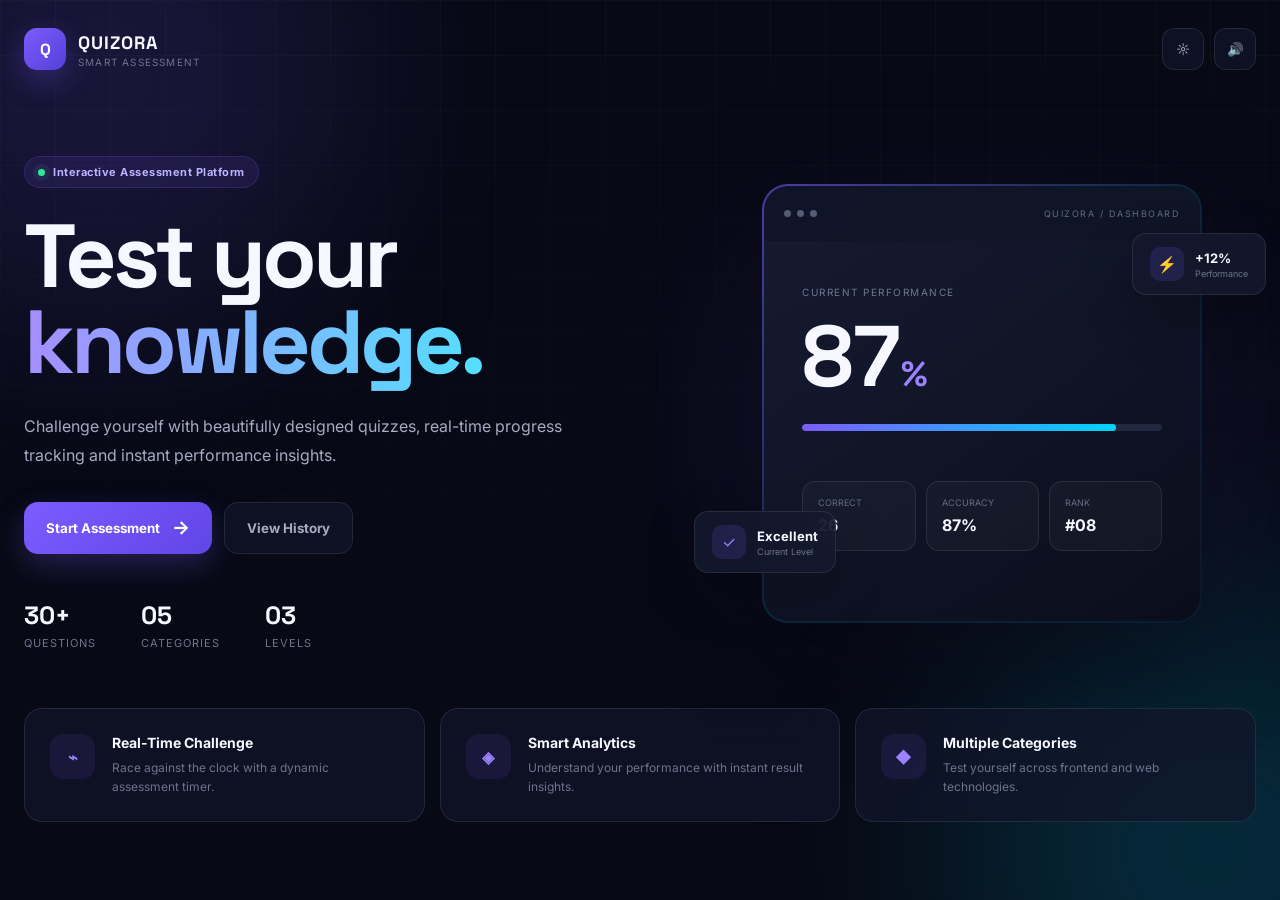
<file: .vscode/online quiz system/index.html>
<!DOCTYPE html>
<html lang="en">
<head>
    <meta charset="UTF-8">
    <meta name="viewport" content="width=device-width, initial-scale=1.0">

    <title>QUIZORA — Smart Assessment Platform</title>

    <meta
        name="description"
        content="QUIZORA is a modern interactive online quiz and assessment platform."
    >

    <link rel="preconnect" href="https://fonts.googleapis.com">
    <link rel="preconnect" href="https://fonts.gstatic.com" crossorigin>

    <link
        href="https://fonts.googleapis.com/css2?family=Inter:wght@400;500;600;700;800&family=Space+Grotesk:wght@500;600;700&display=swap"
        rel="stylesheet"
    >

    <style>
         /* =========================================================
   QUIZORA
   Premium Assessment UI
========================================================= */

:root {

    --primary: #7c5cff;
    --primary-light: #9b82ff;
    --secondary: #00d4ff;

    --bg: #070914;
    --bg-soft: #0c1020;

    --card: rgba(17, 22, 42, 0.72);
    --card-solid: #11162a;

    --border: rgba(255, 255, 255, 0.09);
    --border-hover: rgba(124, 92, 255, 0.55);

    --text: #f7f8ff;
    --text-soft: #a6abc1;
    --text-muted: #6e748c;

    --success: #31e69a;
    --danger: #ff5c7a;
    --warning: #ffc857;

    --shadow:
        0 30px 80px rgba(0, 0, 0, 0.35);

    --radius: 22px;

    --transition:
        0.25s cubic-bezier(0.4, 0, 0.2, 1);
}


/* =========================================================
   LIGHT THEME
========================================================= */

body.light {

    --bg: #f4f6fc;
    --bg-soft: #ffffff;

    --card: rgba(255, 255, 255, 0.8);
    --card-solid: #ffffff;

    --border: rgba(20, 25, 50, 0.09);

    --text: #111426;
    --text-soft: #5d6478;
    --text-muted: #8b91a4;

    --shadow:
        0 25px 70px rgba(25, 35, 70, 0.1);
}


/* =========================================================
   RESET
========================================================= */

* {
    margin: 0;
    padding: 0;
    box-sizing: border-box;
}


html {
    scroll-behavior: smooth;
}


body {

    min-height: 100vh;

    font-family:
        "Inter",
        sans-serif;

    background: var(--bg);

    color: var(--text);

    overflow-x: hidden;

    transition:
        background 0.35s ease,
        color 0.35s ease;
}


button,
input {
    font-family: inherit;
}


button {
    border: none;
    cursor: pointer;
}


button:focus-visible,
input:focus-visible {
    outline: 2px solid var(--primary);
    outline-offset: 3px;
}


/* =========================================================
   BACKGROUND
========================================================= */

.background {
    position: fixed;
    inset: 0;
    z-index: -5;
    overflow: hidden;
    pointer-events: none;
}


.glow {
    position: absolute;

    width: 500px;
    height: 500px;

    border-radius: 50%;

    filter: blur(120px);

    opacity: 0.17;

    animation:
        floatGlow 12s ease-in-out infinite alternate;
}


.glow-one {

    background: var(--primary);

    top: -180px;
    left: -150px;
}


.glow-two {

    background: var(--secondary);

    right: -180px;
    bottom: -200px;

    animation-delay: -5s;
}


.grid-background {

    position: absolute;
    inset: 0;

    background-image:
        linear-gradient(
            rgba(255,255,255,0.025) 1px,
            transparent 1px
        ),
        linear-gradient(
            90deg,
            rgba(255,255,255,0.025) 1px,
            transparent 1px
        );

    background-size: 55px 55px;

    mask-image:
        linear-gradient(
            to bottom,
            black,
            transparent 80%
        );
}


@keyframes floatGlow {

    from {
        transform: translate3d(0, 0, 0) scale(1);
    }

    to {
        transform: translate3d(60px, 40px, 0) scale(1.15);
    }
}


/* =========================================================
   HEADER
========================================================= */

.top-header {

    width: min(1400px, calc(100% - 48px));

    margin: 0 auto;

    padding: 28px 0;

    display: flex;

    justify-content: space-between;

    align-items: center;
}


.brand {

    display: flex;

    align-items: center;

    gap: 12px;
}


.brand-mark {

    width: 42px;
    height: 42px;

    border-radius: 13px;

    display: grid;
    place-items: center;

    font-family: "Space Grotesk";

    font-weight: 700;

    color: white;

    background:
        linear-gradient(
            135deg,
            var(--primary),
            #5540d7
        );

    box-shadow:
        0 10px 30px rgba(124, 92, 255, 0.3);
}


.brand h2 {

    font-family:
        "Space Grotesk",
        sans-serif;

    font-size: 18px;

    letter-spacing: 1px;
}


.brand span {

    display: block;

    font-size: 10px;

    color: var(--text-muted);

    text-transform: uppercase;

    letter-spacing: 1.2px;

    margin-top: 2px;
}


.header-actions {

    display: flex;

    gap: 10px;
}


.icon-button {

    width: 42px;
    height: 42px;

    border-radius: 12px;

    color: var(--text-soft);

    background: var(--card);

    border: 1px solid var(--border);

    backdrop-filter: blur(20px);

    transition: var(--transition);
}


.icon-button:hover {

    color: white;

    border-color: var(--border-hover);

    transform: translateY(-2px);
}


/* =========================================================
   APP
========================================================= */

.app {

    width: min(1400px, calc(100% - 48px));

    margin: 0 auto 80px;
}


.screen {
    display: none;

    animation:
        screenIn 0.55s ease both;
}


.screen.active {
    display: block;
}


@keyframes screenIn {

    from {
        opacity: 0;
        transform: translateY(15px);
    }

    to {
        opacity: 1;
        transform: translateY(0);
    }
}


/* =========================================================
   BUTTONS
========================================================= */

.primary-button,
.secondary-button {

    min-height: 52px;

    padding: 0 22px;

    border-radius: 14px;

    display: inline-flex;

    justify-content: center;

    align-items: center;

    gap: 12px;

    font-weight: 700;

    transition: var(--transition);
}


.primary-button {

    color: white;

    background:
        linear-gradient(
            135deg,
            var(--primary),
            #6045e7
        );

    box-shadow:
        0 12px 30px rgba(124, 92, 255, 0.25);
}


.primary-button:hover {

    transform: translateY(-3px);

    box-shadow:
        0 18px 40px rgba(124, 92, 255, 0.4);
}


.primary-button span {

    font-size: 19px;

    transition: transform 0.2s ease;
}


.primary-button:hover span {
    transform: translateX(4px);
}


.secondary-button {

    color: var(--text-soft);

    background: var(--card);

    border: 1px solid var(--border);

    backdrop-filter: blur(20px);
}


.secondary-button:hover {

    color: var(--text);

    border-color: var(--border-hover);

    transform: translateY(-2px);
}


.text-button {

    background: transparent;

    color: var(--text-muted);

    font-weight: 600;

    padding: 10px;

    transition: var(--transition);
}


.text-button:hover {
    color: var(--text);
}


.full {
    width: 100%;
}


/* =========================================================
   HERO
========================================================= */

.hero-layout {

    min-height: 610px;

    display: grid;

    grid-template-columns:
        1.05fr
        0.95fr;

    align-items: center;

    gap: 80px;
}


.status-badge {

    width: fit-content;

    padding: 8px 13px;

    display: flex;

    align-items: center;

    gap: 8px;

    color: #bcb4ff;

    background:
        rgba(124, 92, 255, 0.1);

    border: 1px solid
        rgba(124, 92, 255, 0.2);

    border-radius: 50px;

    font-size: 11px;

    font-weight: 700;

    letter-spacing: 0.5px;
}


.pulse-dot {

    width: 7px;
    height: 7px;

    border-radius: 50%;

    background: var(--success);

    box-shadow:
        0 0 0 5px rgba(49, 230, 154, 0.08);
}


.hero-content h1 {

    max-width: 700px;

    margin-top: 25px;

    font-family:
        "Space Grotesk",
        sans-serif;

    font-size:
        clamp(55px, 7vw, 92px);

    line-height: 0.96;

    letter-spacing: -4px;
}


.hero-content h1 span,
.section-heading h2 span,
.result-top h1 span {

    background:
        linear-gradient(
            90deg,
            #a58eff,
            #55dfff
        );

    -webkit-background-clip: text;

    background-clip: text;

    color: transparent;
}


.hero-description {

    max-width: 600px;

    margin-top: 27px;

    color: var(--text-soft);

    font-size: 16px;

    line-height: 1.8;
}


.hero-buttons {

    display: flex;

    gap: 12px;

    margin-top: 32px;
}


.hero-stats {

    display: flex;

    gap: 45px;

    margin-top: 45px;
}


.hero-stat {

    display: flex;

    flex-direction: column;

    gap: 5px;
}


.hero-stat strong {

    font-family: "Space Grotesk";

    font-size: 25px;
}


.hero-stat span {

    color: var(--text-muted);

    font-size: 11px;

    text-transform: uppercase;

    letter-spacing: 1px;
}


/* =========================================================
   HERO PREVIEW
========================================================= */

.hero-preview {

    position: relative;

    display: flex;

    justify-content: center;

    align-items: center;

    min-height: 480px;
}


.preview-window {

    width: min(440px, 100%);

    padding: 2px;

    border-radius: 26px;

    background:
        linear-gradient(
            135deg,
            rgba(124,92,255,0.6),
            rgba(0,212,255,0.15),
            transparent
        );

    box-shadow:
        0 50px 100px rgba(0,0,0,0.35);
}


.preview-window::before {

    content: "";

    position: absolute;

    inset: 70px 30px 50px;

    background: var(--primary);

    filter: blur(90px);

    opacity: 0.12;

    z-index: -1;
}


.preview-window > * {
    position: relative;
}


.preview-top {

    height: 55px;

    padding: 0 20px;

    display: flex;

    align-items: center;

    justify-content: space-between;

    background:
        rgba(16,20,38,0.98);

    border-radius:
        24px 24px 0 0;
}


.window-dots {

    display: flex;

    gap: 6px;
}


.window-dots span {

    width: 7px;
    height: 7px;

    border-radius: 50%;

    background: #555c75;
}


.preview-top small {

    color: #646b83;

    font-size: 9px;

    letter-spacing: 1.5px;
}


.preview-body {

    min-height: 380px;

    padding: 45px 38px;

    background:
        linear-gradient(
            145deg,
            rgba(20,25,47,0.98),
            rgba(10,14,28,0.98)
        );

    border-radius:
        0 0 24px 24px;
}


.preview-label {

    color: #70768e;

    font-size: 10px;

    letter-spacing: 1.5px;
}


.preview-score {

    margin-top: 15px;

    font-family: "Space Grotesk";

    font-size: 86px;

    line-height: 1;

    font-weight: 700;
}


.preview-score span {
    font-size: 35px;
    color: var(--primary-light);
}


.preview-progress {

    height: 7px;

    margin-top: 25px;

    border-radius: 20px;

    background: #222840;

    overflow: hidden;
}


.preview-progress div {

    width: 87%;
    height: 100%;

    background:
        linear-gradient(
            90deg,
            var(--primary),
            var(--secondary)
        );

    border-radius: inherit;
}


.preview-row {

    display: grid;

    grid-template-columns:
        repeat(3, 1fr);

    gap: 10px;

    margin-top: 50px;
}


.preview-row div {

    padding: 15px;

    background:
        rgba(255,255,255,0.03);

    border: 1px solid var(--border);

    border-radius: 13px;
}


.preview-row small {

    display: block;

    color: #666d85;

    font-size: 9px;

    text-transform: uppercase;
}


.preview-row strong {

    display: block;

    margin-top: 7px;

    font-size: 16px;
}


.floating-card {

    position: absolute;

    padding: 13px 17px;

    display: flex;

    align-items: center;

    gap: 11px;

    border-radius: 14px;

    background:
        rgba(20,25,45,0.88);

    border: 1px solid var(--border);

    backdrop-filter: blur(20px);

    box-shadow:
        0 20px 50px rgba(0,0,0,0.25);

    animation:
        floatingCard 4s ease-in-out infinite;
}


.floating-card > span {

    width: 34px;
    height: 34px;

    display: grid;
    place-items: center;

    border-radius: 10px;

    background:
        rgba(124,92,255,0.15);

    color: var(--primary-light);
}


.floating-card strong {

    display: block;

    font-size: 13px;
}


.floating-card small {

    display: block;

    color: var(--text-muted);

    font-size: 9px;

    margin-top: 2px;
}


.floating-one {

    top: 70px;
    right: -10px;
}


.floating-two {

    bottom: 70px;
    left: -15px;

    animation-delay: -2s;
}


@keyframes floatingCard {

    0%, 100% {
        transform: translateY(0);
    }

    50% {
        transform: translateY(-12px);
    }
}


/* =========================================================
   FEATURE GRID
========================================================= */

.feature-grid {

    display: grid;

    grid-template-columns:
        repeat(3, 1fr);

    gap: 15px;
}


.feature-card {

    padding: 25px;

    display: flex;

    gap: 17px;

    border: 1px solid var(--border);

    border-radius: 18px;

    background: var(--card);

    backdrop-filter: blur(25px);

    transition: var(--transition);
}


.feature-card:hover {

    transform: translateY(-5px);

    border-color:
        var(--border-hover);
}


.feature-icon {

    width: 45px;
    height: 45px;

    flex-shrink: 0;

    display: grid;
    place-items: center;

    border-radius: 13px;

    color: var(--primary-light);

    background:
        rgba(124,92,255,0.1);

    font-weight: 800;
}


.feature-card h3 {

    font-size: 14px;

    margin-bottom: 7px;
}


.feature-card p {

    color: var(--text-muted);

    font-size: 12px;

    line-height: 1.6;
}


/* =========================================================
   SECTION HEADING
========================================================= */

.section-heading {

    display: flex;

    justify-content: space-between;

    align-items: end;

    padding: 70px 0 45px;
}


.eyebrow {

    display: block;

    color: var(--primary-light);

    font-size: 10px;

    font-weight: 800;

    letter-spacing: 2px;
}


.section-heading h2 {

    margin-top: 13px;

    font-family: "Space Grotesk";

    font-size: clamp(40px, 5vw, 65px);

    letter-spacing: -2px;
}


.section-heading p {

    margin-top: 13px;

    color: var(--text-muted);

    font-size: 14px;
}


/* =========================================================
   SETUP
========================================================= */

.setup-layout {

    display: grid;

    grid-template-columns:
        1.5fr
        0.7fr;

    gap: 25px;
}


.setup-main,
.setup-summary {

    padding: 30px;

    border: 1px solid var(--border);

    border-radius: var(--radius);

    background: var(--card);

    backdrop-filter: blur(25px);

    box-shadow: var(--shadow);
}


.form-section {

    margin-bottom: 35px;
}


.form-section > label,
.label-row label {

    display: block;

    font-size: 12px;

    font-weight: 700;

    margin-bottom: 13px;
}


.label-row {

    display: flex;

    justify-content: space-between;

    align-items: center;
}


.label-row > span {

    color: var(--primary-light);

    font-size: 10px;

    font-weight: 700;

    text-transform: uppercase;

    letter-spacing: 0.7px;
}


.input-wrapper {

    display: flex;

    align-items: center;

    gap: 12px;

    height: 55px;

    padding: 0 17px;

    border: 1px solid var(--border);

    border-radius: 13px;

    background:
        rgba(255,255,255,0.025);

    transition: var(--transition);
}


.input-wrapper:focus-within {

    border-color: var(--primary);
}


.input-wrapper span {

    color: var(--primary-light);
}


.input-wrapper input {

    width: 100%;

    border: none;

    outline: none;

    color: var(--text);

    background: transparent;

    font-size: 14px;
}


.input-wrapper input::placeholder {
    color: var(--text-muted);
}


/* Category */

.category-grid {

    display: grid;

    grid-template-columns:
        repeat(5, 1fr);

    gap: 10px;
}


.category-card {

    min-height: 130px;

    padding: 15px;

    text-align: left;

    border-radius: 16px;

    border: 1px solid var(--border);

    background:
        rgba(255,255,255,0.025);

    color: var(--text);

    transition: var(--transition);
}


.category-card:hover {

    transform: translateY(-3px);

    border-color:
        rgba(124,92,255,0.35);
}


.category-card.selected {

    border-color: var(--primary);

    background:
        rgba(124,92,255,0.09);

    box-shadow:
        inset 0 0 0 1px rgba(124,92,255,0.12);
}


.category-icon {

    width: 38px;
    height: 38px;

    display: grid;
    place-items: center;

    margin-bottom: 15px;

    border-radius: 10px;

    color: var(--primary-light);

    background:
        rgba(124,92,255,0.1);

    font-size: 12px;

    font-weight: 800;
}


.category-card strong {

    display: block;

    font-size: 11px;
}


.category-card small {

    display: block;

    margin-top: 5px;

    color: var(--text-muted);

    font-size: 8px;

    line-height: 1.4;
}


/* Difficulty */

.difficulty-selector {

    display: grid;

    grid-template-columns:
        repeat(3, 1fr);

    gap: 10px;
}


.difficulty {

    height: 52px;

    display: flex;

    justify-content: center;

    align-items: center;

    gap: 9px;

    border: 1px solid var(--border);

    border-radius: 12px;

    color: var(--text-soft);

    background:
        rgba(255,255,255,0.025);

    font-size: 12px;

    font-weight: 600;

    transition: var(--transition);
}


.difficulty.selected {

    color: var(--text);

    border-color: var(--primary);

    background:
        rgba(124,92,255,0.08);
}


.difficulty-dot {

    width: 7px;
    height: 7px;

    border-radius: 50%;
}


.easy {
    background: var(--success);
}


.medium {
    background: var(--warning);
}


.hard {
    background: var(--danger);
}


/* Question count */

.question-count-selector {

    display: grid;

    grid-template-columns:
        repeat(3, 1fr);

    gap: 10px;
}


.count-option {

    min-height: 65px;

    color: var(--text);

    border: 1px solid var(--border);

    border-radius: 12px;

    background:
        rgba(255,255,255,0.025);

    font-family: "Space Grotesk";

    font-size: 20px;

    font-weight: 700;

    transition: var(--transition);
}


.count-option small {

    display: block;

    color: var(--text-muted);

    font-family: "Inter";

    font-size: 8px;

    font-weight: 500;

    margin-top: 4px;
}


.count-option.selected {

    border-color: var(--primary);

    background:
        rgba(124,92,255,0.09);
}


/* =========================================================
   SUMMARY
========================================================= */

.setup-summary {

    position: sticky;

    top: 25px;

    align-self: start;
}


.summary-header {

    display: flex;

    justify-content: space-between;

    align-items: center;

    color: var(--text-muted);

    font-size: 9px;

    font-weight: 800;

    letter-spacing: 1.3px;
}


.summary-live {

    display: flex;

    align-items: center;

    gap: 5px;

    color: var(--success);

    font-size: 8px;
}


.summary-live span {

    width: 5px;
    height: 5px;

    border-radius: 50%;

    background: var(--success);
}


.summary-icon {

    width: 70px;
    height: 70px;

    margin-top: 50px;

    display: grid;
    place-items: center;

    border-radius: 20px;

    font-size: 27px;

    color: var(--primary-light);

    background:
        linear-gradient(
            135deg,
            rgba(124,92,255,0.15),
            rgba(0,212,255,0.08)
        );

    border: 1px solid
        rgba(124,92,255,0.2);
}


.setup-summary h3 {

    margin-top: 25px;

    font-family: "Space Grotesk";

    font-size: 25px;
}


.setup-summary > p {

    margin-top: 10px;

    color: var(--text-muted);

    font-size: 12px;

    line-height: 1.7;
}


.summary-details {

    margin: 30px 0;

    border-top: 1px solid var(--border);

    border-bottom: 1px solid var(--border);
}


.summary-details div {

    display: flex;

    justify-content: space-between;

    align-items: center;

    padding: 15px 0;

    border-bottom: 1px solid var(--border);
}


.summary-details div:last-child {
    border: none;
}


.summary-details span {

    color: var(--text-muted);

    font-size: 10px;
}


.summary-details strong {

    font-size: 11px;
}


/* =========================================================
   QUIZ HEADER
========================================================= */

.quiz-header {

    min-height: 100px;

    display: grid;

    grid-template-columns:
        1fr
        auto
        1fr;

    align-items: center;

    border-bottom: 1px solid var(--border);
}


.quiz-brand {

    font-family: "Space Grotesk";

    font-size: 18px;

    font-weight: 700;

    letter-spacing: 1px;
}


.quiz-category {

    display: block;

    margin-top: 5px;

    color: var(--primary-light);

    font-size: 8px;

    font-weight: 800;

    letter-spacing: 1.2px;
}


.quiz-header-center {

    text-align: center;

    display: flex;

    flex-direction: column;

    gap: 3px;
}


.quiz-header-center span {

    color: var(--text-muted);

    font-size: 8px;

    letter-spacing: 1.5px;
}


.quiz-header-center strong {

    font-family: "Space Grotesk";

    font-size: 16px;
}


.timer {

    position: relative;

    width: 72px;
    height: 72px;

    justify-self: end;
}


.timer svg {

    width: 100%;
    height: 100%;

    transform: rotate(-90deg);
}


.timer circle {

    fill: none;

    stroke-width: 5;
}


.timer-track {

    stroke: rgba(255,255,255,0.07);
}


.timer-progress {

    stroke: var(--primary);

    stroke-linecap: round;

    stroke-dasharray: 270;

    stroke-dashoffset: 0;

    transition:
        stroke 0.3s ease,
        stroke-dashoffset 1s linear;
}


.timer-content {

    position: absolute;

    inset: 0;

    display: flex;

    flex-direction: column;

    justify-content: center;

    align-items: center;
}


.timer-content span {

    color: var(--text-muted);

    font-size: 6px;

    letter-spacing: 1px;
}


.timer-content strong {

    margin-top: 2px;

    font-size: 10px;
}


/* =========================================================
   QUIZ PROGRESS
========================================================= */

.quiz-progress {

    padding: 25px 0 10px;
}


.progress-info {

    display: flex;

    justify-content: space-between;

    margin-bottom: 9px;

    font-size: 9px;

    color: var(--text-muted);
}


.progress-info strong {

    color: var(--primary-light);

    font-size: 10px;
}


.progress-track {

    height: 4px;

    background:
        rgba(255,255,255,0.05);

    border-radius: 10px;

    overflow: hidden;
}


.progress-fill {

    width: 0%;

    height: 100%;

    border-radius: inherit;

    background:
        linear-gradient(
            90deg,
            var(--primary),
            var(--secondary)
        );

    transition:
        width 0.4s ease;
}


/* =========================================================
   QUIZ LAYOUT
========================================================= */

.quiz-layout {

    display: grid;

    grid-template-columns:
        1fr
        280px;

    gap: 40px;

    padding-top: 45px;
}


.question-area {

    min-width: 0;
}


.question-meta {

    display: flex;

    align-items: center;

    gap: 9px;

    color: var(--text-muted);

    font-size: 9px;

    font-weight: 700;

    letter-spacing: 1px;
}


.question-meta span:first-child {

    color: var(--primary-light);
}


.question-area h1 {

    max-width: 850px;

    margin-top: 18px;

    font-family: "Space Grotesk";

    font-size:
        clamp(30px, 4vw, 48px);

    line-height: 1.15;

    letter-spacing: -1.5px;
}


/* =========================================================
   OPTIONS
========================================================= */

.options {

    max-width: 850px;

    display: grid;

    gap: 12px;

    margin-top: 35px;
}


.option {

    position: relative;

    min-height: 68px;

    padding: 0 18px;

    display: flex;

    align-items: center;

    gap: 15px;

    text-align: left;

    color: var(--text-soft);

    border: 1px solid var(--border);

    border-radius: 15px;

    background:
        rgba(255,255,255,0.025);

    transition: var(--transition);

    overflow: hidden;
}


.option::before {

    content: "";

    position: absolute;

    inset: 0;

    background:
        linear-gradient(
            90deg,
            rgba(124,92,255,0.08),
            transparent
        );

    opacity: 0;

    transition: opacity 0.2s;
}


.option:hover {

    transform: translateX(5px);

    color: var(--text);

    border-color:
        rgba(124,92,255,0.35);
}


.option:hover::before {
    opacity: 1;
}


.option-letter {

    position: relative;

    z-index: 1;

    width: 35px;
    height: 35px;

    flex-shrink: 0;

    display: grid;
    place-items: center;

    border-radius: 10px;

    color: var(--text-muted);

    border: 1px solid var(--border);

    background:
        rgba(255,255,255,0.025);

    font-size: 11px;

    font-weight: 800;
}


.option-text {

    position: relative;

    z-index: 1;

    font-size: 13px;

    line-height: 1.5;
}


.option.selected {

    color: white;

    border-color: var(--primary);

    background:
        rgba(124,92,255,0.1);

    box-shadow:
        0 10px 30px rgba(124,92,255,0.08);
}


.option.selected .option-letter {

    color: white;

    background: var(--primary);

    border-color: var(--primary);
}


.option.correct {

    color: white;

    border-color: var(--success);

    background:
        rgba(49,230,154,0.08);
}


.option.correct .option-letter {

    color: white;

    background: var(--success);

    border-color: var(--success);
}


.option.wrong {

    color: white;

    border-color: var(--danger);

    background:
        rgba(255,92,122,0.08);
}


.option.wrong .option-letter {

    color: white;

    background: var(--danger);

    border-color: var(--danger);
}


/* =========================================================
   QUIZ ACTIONS
========================================================= */

.quiz-actions {

    max-width: 850px;

    display: flex;

    justify-content: space-between;

    align-items: center;

    margin-top: 35px;

    padding-top: 25px;

    border-top: 1px solid var(--border);
}


.answered-indicator {

    color: var(--text-muted);

    font-size: 10px;
}


.answered-indicator span {

    color: var(--primary-light);

    font-weight: 800;
}


/* =========================================================
   QUESTION NAVIGATOR
========================================================= */

.question-navigator {

    padding: 23px;

    align-self: start;

    border: 1px solid var(--border);

    border-radius: 20px;

    background: var(--card);

    backdrop-filter: blur(25px);
}


.navigator-title {

    display: flex;

    justify-content: space-between;

    align-items: center;

    padding-bottom: 20px;

    border-bottom: 1px solid var(--border);
}


.navigator-title > div span {

    display: block;

    color: var(--text-muted);

    font-size: 8px;

    letter-spacing: 1.5px;
}


.navigator-title > div strong {

    display: block;

    margin-top: 4px;

    font-family: "Space Grotesk";

    font-size: 14px;
}


.nav-count {

    color: var(--primary-light);

    font-size: 10px;

    font-weight: 800;
}


.question-palette {

    display: grid;

    grid-template-columns:
        repeat(5, 1fr);

    gap: 8px;

    margin-top: 20px;
}


.palette-button {

    aspect-ratio: 1;

    display: grid;
    place-items: center;

    border-radius: 9px;

    color: var(--text-muted);

    background:
        rgba(255,255,255,0.025);

    border: 1px solid var(--border);

    font-size: 10px;

    font-weight: 700;

    transition: var(--transition);
}


.palette-button:hover {

    border-color: var(--primary);

    color: var(--text);
}


.palette-button.current {

    color: white;

    background: var(--primary);

    border-color: var(--primary);

    box-shadow:
        0 7px 20px rgba(124,92,255,0.3);
}


.palette-button.answered {

    color: var(--success);

    border-color:
        rgba(49,230,154,0.3);

    background:
        rgba(49,230,154,0.05);
}


.palette-button.current.answered {

    color: white;

    background: var(--primary);

    border-color: var(--primary);
}


/* Legend */

.legend {

    margin-top: 22px;

    padding-top: 18px;

    border-top: 1px solid var(--border);

    display: grid;

    gap: 9px;
}


.legend div {

    display: flex;

    align-items: center;

    gap: 8px;

    color: var(--text-muted);

    font-size: 9px;
}


.legend-dot {

    width: 6px;
    height: 6px;

    border-radius: 50%;

    background: #373c51;
}


.legend-dot.current {
    background: var(--primary);
}


.legend-dot.answered {
    background: var(--success);
}


.quiz-tip {

    display: flex;

    gap: 10px;

    margin-top: 20px;

    padding: 13px;

    border-radius: 12px;

    background:
        rgba(124,92,255,0.06);
}


.quiz-tip > span {
    font-size: 15px;
}


.quiz-tip strong {

    display: block;

    font-size: 9px;
}


.quiz-tip p {

    margin-top: 5px;

    color: var(--text-muted);

    font-size: 8px;

    line-height: 1.5;
}


/* =========================================================
   RESULT
========================================================= */

.result-screen {

    padding-top: 60px;
}


.result-top {

    text-align: center;

    max-width: 700px;

    margin: 0 auto;
}


.success-icon {

    width: 65px;
    height: 65px;

    margin: 0 auto 20px;

    display: grid;
    place-items: center;

    border-radius: 50%;

    color: var(--success);

    background:
        rgba(49,230,154,0.08);

    border: 1px solid
        rgba(49,230,154,0.25);

    font-size: 25px;

    animation:
        successPop 0.7s ease both;
}


@keyframes successPop {

    0% {
        transform: scale(0);
    }

    70% {
        transform: scale(1.12);
    }

    100% {
        transform: scale(1);
    }
}


.result-top h1 {

    margin-top: 12px;

    font-family: "Space Grotesk";

    font-size:
        clamp(35px, 5vw, 55px);

    letter-spacing: -2px;
}


.result-top p {

    margin-top: 10px;

    color: var(--text-muted);

    font-size: 13px;
}


.result-dashboard {

    display: grid;

    grid-template-columns:
        0.75fr
        1.25fr;

    gap: 18px;

    margin-top: 50px;
}


.score-card,
.analytics-card {

    padding: 30px;

    border: 1px solid var(--border);

    border-radius: var(--radius);

    background: var(--card);

    backdrop-filter: blur(25px);

    box-shadow: var(--shadow);
}


.card-label {

    color: var(--text-muted);

    font-size: 9px;

    font-weight: 800;

    letter-spacing: 1.5px;
}


.score-card {

    text-align: center;
}


.score-ring {

    position: relative;

    width: 240px;
    height: 240px;

    margin: 20px auto;
}


.score-ring svg {

    width: 100%;
    height: 100%;

    transform: rotate(-90deg);
}


.score-ring circle {

    fill: none;

    stroke-width: 9;
}


.score-track {

    stroke:
        rgba(255,255,255,0.06);
}


.score-progress {

    stroke:
        url(#scoreGradient);

    stroke: var(--primary);

    stroke-linecap: round;

    stroke-dasharray: 515;

    stroke-dashoffset: 515;

    transition:
        stroke-dashoffset 1.4s
        cubic-bezier(0.22, 1, 0.36, 1);
}


.score-value {

    position: absolute;

    inset: 0;

    display: flex;

    flex-direction: column;

    justify-content: center;

    align-items: center;
}


.score-value strong {

    font-family: "Space Grotesk";

    font-size: 60px;

    line-height: 1;
}


.score-value span {

    margin-top: 4px;

    color: var(--text-muted);

    font-size: 10px;
}


.performance-badge {

    width: fit-content;

    margin: 0 auto;

    padding: 7px 12px;

    border-radius: 50px;

    color: var(--success);

    background:
        rgba(49,230,154,0.08);

    border: 1px solid
        rgba(49,230,154,0.15);

    font-size: 9px;

    font-weight: 800;
}


.score-card > p {

    max-width: 320px;

    margin: 14px auto 0;

    color: var(--text-muted);

    font-size: 10px;

    line-height: 1.6;
}


/* Analytics */

.analytics-header {

    display: flex;

    justify-content: space-between;

    align-items: center;
}


.analytics-header > span:last-child {

    color: var(--primary-light);

    font-size: 8px;

    font-weight: 800;

    letter-spacing: 1px;
}


.analytics-grid {

    display: grid;

    grid-template-columns:
        repeat(2, 1fr);

    gap: 10px;

    margin-top: 25px;
}


.analytics-item {

    padding: 18px;

    display: flex;

    align-items: center;

    gap: 13px;

    border: 1px solid var(--border);

    border-radius: 13px;

    background:
        rgba(255,255,255,0.02);
}


.analytics-icon {

    width: 38px;
    height: 38px;

    display: grid;
    place-items: center;

    border-radius: 10px;

    font-size: 13px;

    font-weight: 800;
}


.analytics-icon.correct {

    color: var(--success);

    background:
        rgba(49,230,154,0.08);
}


.analytics-icon.wrong {

    color: var(--danger);

    background:
        rgba(255,92,122,0.08);
}


.analytics-icon.accuracy {

    color: var(--secondary);

    background:
        rgba(0,212,255,0.08);
}


.analytics-icon.time {

    color: var(--warning);

    background:
        rgba(255,200,87,0.08);
}


.analytics-item small {

    display: block;

    color: var(--text-muted);

    font-size: 8px;
}


.analytics-item strong {

    display: block;

    margin-top: 3px;

    font-family: "Space Grotesk";

    font-size: 19px;
}


.performance-bar {

    margin-top: 30px;

    padding-top: 25px;

    border-top: 1px solid var(--border);
}


.bar-heading {

    display: flex;

    justify-content: space-between;

    margin-bottom: 9px;

    color: var(--text-muted);

    font-size: 9px;
}


.bar-heading strong {
    color: var(--primary-light);
}


.bar-track {

    height: 7px;

    border-radius: 10px;

    overflow: hidden;

    background:
        rgba(255,255,255,0.05);
}


.bar-fill {

    width: 0%;

    height: 100%;

    border-radius: inherit;

    background:
        linear-gradient(
            90deg,
            var(--primary),
            var(--secondary)
        );

    transition: width 1.2s ease;
}


.best-score-row {

    display: grid;

    grid-template-columns:
        repeat(2, 1fr);

    margin-top: 20px;

    gap: 10px;
}


.best-score-row div {

    padding: 15px;

    border: 1px solid var(--border);

    border-radius: 12px;
}


.best-score-row span {

    display: block;

    color: var(--text-muted);

    font-size: 8px;
}


.best-score-row strong {

    display: block;

    margin-top: 5px;

    font-family: "Space Grotesk";

    font-size: 18px;
}


.result-actions {

    display: flex;

    justify-content: center;

    align-items: center;

    gap: 10px;

    margin-top: 25px;
}


/* =========================================================
   REVIEW
========================================================= */

.review-list {

    display: grid;

    gap: 12px;

    max-width: 1000px;

    margin: 0 auto;
}


.review-item {

    padding: 20px;

    border: 1px solid var(--border);

    border-radius: 17px;

    background: var(--card);

    backdrop-filter: blur(20px);
}


.review-header {

    display: flex;

    justify-content: space-between;

    align-items: center;

    gap: 15px;
}


.review-number {

    color: var(--primary-light);

    font-size: 9px;

    font-weight: 800;

    letter-spacing: 1px;
}


.review-status {

    padding: 5px 9px;

    border-radius: 50px;

    font-size: 8px;

    font-weight: 800;
}


.review-status.correct {

    color: var(--success);

    background:
        rgba(49,230,154,0.08);
}


.review-status.wrong {

    color: var(--danger);

    background:
        rgba(255,92,122,0.08);
}


.review-question {

    margin-top: 12px;

    font-family: "Space Grotesk";

    font-size: 16px;

    line-height: 1.4;
}


.review-answer {

    margin-top: 15px;

    display: grid;

    gap: 7px;
}


.review-answer div {

    padding: 10px 12px;

    border-radius: 9px;

    font-size: 10px;
}


.review-answer .user-answer {

    color: var(--text-soft);

    background:
        rgba(255,255,255,0.03);
}


.review-answer .correct-answer {

    color: var(--success);

    background:
        rgba(49,230,154,0.06);
}


/* =========================================================
   HISTORY
========================================================= */

.history-list {

    max-width: 900px;

    margin: 0 auto;

    display: grid;

    gap: 10px;
}


.history-item {

    padding: 20px;

    display: grid;

    grid-template-columns:
        1fr
        auto
        auto;

    gap: 25px;

    align-items: center;

    border: 1px solid var(--border);

    border-radius: 16px;

    background: var(--card);

    transition: var(--transition);
}


.history-item:hover {

    transform: translateX(5px);

    border-color:
        rgba(124,92,255,0.3);
}


.history-main strong {

    display: block;

    font-family: "Space Grotesk";

    font-size: 14px;
}


.history-main span {

    display: block;

    margin-top: 5px;

    color: var(--text-muted);

    font-size: 9px;
}


.history-score {

    font-family: "Space Grotesk";

    font-size: 25px;

    color: var(--primary-light);
}


.history-date {

    color: var(--text-muted);

    font-size: 9px;
}


/* =========================================================
   TOAST
========================================================= */

.toast {

    position: fixed;

    right: 25px;
    bottom: 25px;

    min-width: 230px;

    padding: 13px 16px;

    display: flex;

    align-items: center;

    gap: 10px;

    border: 1px solid var(--border);

    border-radius: 13px;

    background:
        rgba(17,22,42,0.94);

    backdrop-filter: blur(20px);

    box-shadow: var(--shadow);

    transform:
        translateY(100px);

    opacity: 0;

    pointer-events: none;

    transition: 0.3s ease;

    z-index: 100;
}


.toast.show {

    transform:
        translateY(0);

    opacity: 1;
}


.toast span {

    color: var(--success);

    font-weight: 800;
}


.toast p {

    font-size: 10px;

    color: var(--text-soft);
}


/* =========================================================
   CONFETTI
========================================================= */

.confetti-container {

    position: fixed;

    inset: 0;

    pointer-events: none;

    overflow: hidden;

    z-index: 200;
}


.confetti {

    position: absolute;

    top: -20px;

    width: 7px;
    height: 12px;

    background: var(--primary);

    animation:
        confettiFall 2.5s linear forwards;
}


@keyframes confettiFall {

    to {

        transform:
            translateY(110vh)
            rotate(720deg);

        opacity: 0;
    }
}


/* =========================================================
   SHAKE
========================================================= */

.shake {

    animation:
        shake 0.4s ease;
}


@keyframes shake {

    25% {
        transform: translateX(-5px);
    }

    50% {
        transform: translateX(5px);
    }

    75% {
        transform: translateX(-4px);
    }
}


/* =========================================================
   RESPONSIVE
========================================================= */

@media (max-width: 1100px) {

    .hero-layout {

        grid-template-columns: 1fr;

        gap: 30px;

        padding: 50px 0;
    }


    .hero-content {

        text-align: center;
    }


    .status-badge {

        margin: auto;
    }


    .hero-content h1 {

        margin-left: auto;
        margin-right: auto;
    }


    .hero-buttons {

        justify-content: center;
    }


    .hero-stats {

        justify-content: center;
    }


    .hero-preview {

        min-height: 420px;
    }


    .category-grid {

        grid-template-columns:
            repeat(3, 1fr);
    }


    .setup-layout {

        grid-template-columns: 1fr;
    }


    .setup-summary {

        position: static;
    }


    .quiz-layout {

        grid-template-columns: 1fr;
    }


    .question-navigator {

        order: 2;
    }


    .question-palette {

        grid-template-columns:
            repeat(10, 1fr);
    }

}


@media (max-width: 800px) {

    .top-header,
    .app {

        width: min(
            100% - 30px,
            1400px
        );
    }


    .feature-grid {

        grid-template-columns: 1fr;
    }


    .result-dashboard {

        grid-template-columns: 1fr;
    }


    .result-actions {

        flex-wrap: wrap;
    }

}


@media (max-width: 600px) {

    .top-header {

        padding: 18px 0;
    }


    .brand h2 {
        font-size: 16px;
    }


    .hero-content h1 {

        font-size: 52px;

        letter-spacing: -3px;
    }


    .hero-buttons {

        flex-direction: column;
    }


    .hero-buttons button {

        width: 100%;
    }


    .hero-stats {

        gap: 25px;
    }


    .hero-preview {

        min-height: 350px;
    }


    .preview-body {

        padding: 30px 25px;

        min-height: 300px;
    }


    .preview-score {

        font-size: 65px;
    }


    .floating-one {

        right: -5px;
    }


    .floating-two {

        left: -5px;
    }


    .category-grid {

        grid-template-columns:
            repeat(2, 1fr);
    }


    .section-heading {

        padding-top: 40px;

        align-items: start;

        gap: 20px;

        flex-direction: column;
    }


    .setup-main,
    .setup-summary {

        padding: 20px;
    }


    .quiz-header {

        grid-template-columns:
            1fr
            auto;

        gap: 15px;
    }


    .quiz-header-center {

        display: none;
    }


    .quiz-layout {

        padding-top: 30px;
    }


    .quiz-actions {

        flex-wrap: wrap;

        gap: 15px;
    }


    .answered-indicator {

        order: 3;

        width: 100%;

        text-align: center;
    }


    .analytics-grid {

        grid-template-columns: 1fr;
    }


    .history-item {

        grid-template-columns:
            1fr
            auto;
    }


    .history-date {

        display: none;
    }

}


@media (max-width: 430px) {

    .hero-content h1 {

        font-size: 45px;
    }


    .hero-stats {

        gap: 18px;
    }


    .hero-stat strong {

        font-size: 20px;
    }


    .category-grid {

        grid-template-columns: 1fr 1fr;
    }


    .difficulty-selector,
    .question-count-selector {

        grid-template-columns: 1fr;
    }


    .question-palette {

        grid-template-columns:
            repeat(5, 1fr);
    }


    .result-actions {

        flex-direction: column;
    }


    .result-actions button {

        width: 100%;
    }


    .timer {

        width: 65px;
        height: 65px;
    }

}
    </style>
</head>

<body>

    <!-- ================= BACKGROUND ================= -->

    <div class="background">
        <div class="glow glow-one"></div>
        <div class="glow glow-two"></div>
        <div class="grid-background"></div>
    </div>


    <!-- ================= HEADER ================= -->

    <header class="top-header">

        <div class="brand">
            <div class="brand-mark">
                Q
            </div>

            <div>
                <h2>QUIZORA</h2>
                <span>Smart Assessment</span>
            </div>
        </div>

        <div class="header-actions">

            <button
                class="icon-button"
                id="themeToggle"
                title="Toggle theme"
                aria-label="Toggle theme"
            >
                ☼
            </button>

            <button
                class="icon-button"
                id="soundToggle"
                title="Toggle sound"
                aria-label="Toggle sound"
            >
                🔊
            </button>

        </div>

    </header>


    <!-- ================= APP ================= -->

    <main class="app">


        <!-- ==================================================
             WELCOME SCREEN
        ================================================== -->

        <section class="screen active" id="welcomeScreen">

            <div class="hero-layout">

                <div class="hero-content">

                    <div class="status-badge">
                        <span class="pulse-dot"></span>
                        Interactive Assessment Platform
                    </div>

                    <h1>
                        Test your
                        <span>knowledge.</span>
                    </h1>

                    <p class="hero-description">
                        Challenge yourself with beautifully designed
                        quizzes, real-time progress tracking and
                        instant performance insights.
                    </p>

                    <div class="hero-buttons">

                        <button
                            class="primary-button"
                            id="beginButton"
                        >
                            Start Assessment
                            <span>→</span>
                        </button>

                        <button
                            class="secondary-button"
                            id="historyButton"
                        >
                            View History
                        </button>

                    </div>

                    <div class="hero-stats">

                        <div class="hero-stat">
                            <strong>30+</strong>
                            <span>Questions</span>
                        </div>

                        <div class="hero-stat">
                            <strong>05</strong>
                            <span>Categories</span>
                        </div>

                        <div class="hero-stat">
                            <strong>03</strong>
                            <span>Levels</span>
                        </div>

                    </div>

                </div>


                <!-- Floating dashboard preview -->

                <div class="hero-preview">

                    <div class="preview-window">

                        <div class="preview-top">

                            <div class="window-dots">
                                <span></span>
                                <span></span>
                                <span></span>
                            </div>

                            <small>QUIZORA / DASHBOARD</small>

                        </div>

                        <div class="preview-body">

                            <div class="preview-label">
                                CURRENT PERFORMANCE
                            </div>

                            <div class="preview-score">
                                87<span>%</span>
                            </div>

                            <div class="preview-progress">
                                <div></div>
                            </div>

                            <div class="preview-row">

                                <div>
                                    <small>Correct</small>
                                    <strong>26</strong>
                                </div>

                                <div>
                                    <small>Accuracy</small>
                                    <strong>87%</strong>
                                </div>

                                <div>
                                    <small>Rank</small>
                                    <strong>#08</strong>
                                </div>

                            </div>

                        </div>

                    </div>

                    <div class="floating-card floating-one">
                        <span>⚡</span>
                        <div>
                            <strong>+12%</strong>
                            <small>Performance</small>
                        </div>
                    </div>

                    <div class="floating-card floating-two">
                        <span>✓</span>
                        <div>
                            <strong>Excellent</strong>
                            <small>Current Level</small>
                        </div>
                    </div>

                </div>

            </div>


            <!-- Feature cards -->

            <div class="feature-grid">

                <div class="feature-card">
                    <div class="feature-icon">⌁</div>
                    <div>
                        <h3>Real-Time Challenge</h3>
                        <p>Race against the clock with a dynamic assessment timer.</p>
                    </div>
                </div>

                <div class="feature-card">
                    <div class="feature-icon">◈</div>
                    <div>
                        <h3>Smart Analytics</h3>
                        <p>Understand your performance with instant result insights.</p>
                    </div>
                </div>

                <div class="feature-card">
                    <div class="feature-icon">◆</div>
                    <div>
                        <h3>Multiple Categories</h3>
                        <p>Test yourself across frontend and web technologies.</p>
                    </div>
                </div>

            </div>

        </section>


        <!-- ==================================================
             SETUP SCREEN
        ================================================== -->

        <section class="screen" id="setupScreen">

            <div class="section-heading">

                <div>
                    <span class="eyebrow">01 / CONFIGURATION</span>

                    <h2>
                        Build your
                        <span>challenge.</span>
                    </h2>

                    <p>
                        Select your assessment preferences before starting.
                    </p>
                </div>

            </div>


            <div class="setup-layout">


                <!-- Left -->

                <div class="setup-main">

                    <div class="form-section">

                        <label>Your Name</label>

                        <div class="input-wrapper">
                            <span>◎</span>

                            <input
                                type="text"
                                id="username"
                                placeholder="Enter your name"
                                maxlength="30"
                            >
                        </div>

                    </div>


                    <div class="form-section">

                        <div class="label-row">
                            <label>Select Category</label>
                            <span id="categoryText">Web Development</span>
                        </div>


                        <div class="category-grid">

                            <button
                                class="category-card selected"
                                data-category="Web Development"
                            >
                                <div class="category-icon">&lt;/&gt;</div>
                                <strong>Web Development</strong>
                                <small>HTML · CSS · JS</small>
                            </button>

                            <button
                                class="category-card"
                                data-category="HTML"
                            >
                                <div class="category-icon">H</div>
                                <strong>HTML</strong>
                                <small>Structure & Semantics</small>
                            </button>

                            <button
                                class="category-card"
                                data-category="CSS"
                            >
                                <div class="category-icon">C</div>
                                <strong>CSS</strong>
                                <small>Styles & Layout</small>
                            </button>

                            <button
                                class="category-card"
                                data-category="JavaScript"
                            >
                                <div class="category-icon">JS</div>
                                <strong>JavaScript</strong>
                                <small>Logic & Interaction</small>
                            </button>

                            <button
                                class="category-card"
                                data-category="React"
                            >
                                <div class="category-icon">⚛</div>
                                <strong>React</strong>
                                <small>Components & UI</small>
                            </button>

                        </div>

                    </div>


                    <div class="form-section">

                        <div class="label-row">
                            <label>Difficulty</label>
                            <span id="difficultyText">Intermediate</span>
                        </div>

                        <div class="difficulty-selector">

                            <button
                                class="difficulty selected"
                                data-difficulty="Easy"
                            >
                                <span class="difficulty-dot easy"></span>
                                Easy
                            </button>

                            <button
                                class="difficulty"
                                data-difficulty="Intermediate"
                            >
                                <span class="difficulty-dot medium"></span>
                                Intermediate
                            </button>

                            <button
                                class="difficulty"
                                data-difficulty="Hard"
                            >
                                <span class="difficulty-dot hard"></span>
                                Hard
                            </button>

                        </div>

                    </div>


                    <div class="form-section">

                        <div class="label-row">
                            <label>Questions</label>
                            <span id="questionCountText">10 Questions</span>
                        </div>

                        <div class="question-count-selector">

                            <button
                                class="count-option selected"
                                data-count="10"
                            >
                                10
                                <small>Quick</small>
                            </button>

                            <button
                                class="count-option"
                                data-count="15"
                            >
                                15
                                <small>Standard</small>
                            </button>

                            <button
                                class="count-option"
                                data-count="20"
                            >
                                20
                                <small>Deep Dive</small>
                            </button>

                        </div>

                    </div>

                </div>


                <!-- Right summary -->

                <aside class="setup-summary">

                    <div class="summary-header">
                        <span>ASSESSMENT SUMMARY</span>
                        <div class="summary-live">
                            <span></span>
                            READY
                        </div>
                    </div>


                    <div class="summary-icon">
                        ◈
                    </div>

                    <h3 id="summaryCategory">
                        Web Development
                    </h3>

                    <p>
                        A balanced assessment covering fundamental
                        web development concepts.
                    </p>


                    <div class="summary-details">

                        <div>
                            <span>Difficulty</span>
                            <strong id="summaryDifficulty">
                                Intermediate
                            </strong>
                        </div>

                        <div>
                            <span>Questions</span>
                            <strong id="summaryQuestions">
                                10
                            </strong>
                        </div>

                        <div>
                            <span>Time Limit</span>
                            <strong id="summaryTime">
                                05:00
                            </strong>
                        </div>

                    </div>


                    <button
                        class="primary-button full"
                        id="launchQuiz"
                    >
                        Launch Assessment
                        <span>→</span>
                    </button>


                    <button
                        class="text-button"
                        id="backWelcome"
                    >
                        ← Back to home
                    </button>

                </aside>

            </div>

        </section>


        <!-- ==================================================
             QUIZ SCREEN
        ================================================== -->

        <section class="screen quiz-screen" id="quizScreen">

            <div class="quiz-header">

                <div>

                    <div class="quiz-brand">
                        QUIZORA
                    </div>

                    <span
                        class="quiz-category"
                        id="quizCategory"
                    >
                        WEB DEVELOPMENT
                    </span>

                </div>


                <div class="quiz-header-center">

                    <span>QUESTION</span>

                    <strong>
                        <span id="currentQuestionNumber">01</span>
                        /
                        <span id="totalQuestionNumber">10</span>
                    </strong>

                </div>


                <div class="timer">

                    <svg viewBox="0 0 100 100">

                        <circle
                            class="timer-track"
                            cx="50"
                            cy="50"
                            r="43"
                        ></circle>

                        <circle
                            class="timer-progress"
                            id="timerCircle"
                            cx="50"
                            cy="50"
                            r="43"
                        ></circle>

                    </svg>

                    <div class="timer-content">
                        <span>TIME</span>
                        <strong id="timerValue">05:00</strong>
                    </div>

                </div>

            </div>


            <div class="quiz-progress">

                <div class="progress-info">
                    <span>Assessment Progress</span>
                    <strong id="progressPercent">10%</strong>
                </div>

                <div class="progress-track">
                    <div
                        class="progress-fill"
                        id="progressFill"
                    ></div>
                </div>

            </div>


            <div class="quiz-layout">


                <!-- Question -->

                <div class="question-area">

                    <div class="question-meta">

                        <span id="questionDifficulty">
                            INTERMEDIATE
                        </span>

                        <span>
                            •
                        </span>

                        <span id="questionTopic">
                            HTML
                        </span>

                    </div>


                    <h1 id="questionText">
                        Which HTML element is used to create
                        a hyperlink?
                    </h1>


                    <div
                        class="options"
                        id="optionsContainer"
                    >
                    </div>


                    <div class="quiz-actions">

                        <button
                            class="secondary-button"
                            id="previousButton"
                        >
                            ← Previous
                        </button>

                        <div class="answered-indicator">
                            <span id="answeredCount">0</span>
                            answered
                        </div>

                        <button
                            class="primary-button"
                            id="nextButton"
                        >
                            Next Question
                            <span>→</span>
                        </button>

                    </div>

                </div>


                <!-- Question navigator -->

                <aside class="question-navigator">

                    <div class="navigator-title">

                        <div>
                            <span>QUESTIONS</span>
                            <strong>Navigation</strong>
                        </div>

                        <span
                            class="nav-count"
                            id="navAnsweredCount"
                        >
                            0/10
                        </span>

                    </div>


                    <div
                        class="question-palette"
                        id="questionPalette"
                    >
                    </div>


                    <div class="legend">

                        <div>
                            <span class="legend-dot current"></span>
                            Current
                        </div>

                        <div>
                            <span class="legend-dot answered"></span>
                            Answered
                        </div>

                        <div>
                            <span class="legend-dot unanswered"></span>
                            Unanswered
                        </div>

                    </div>


                    <div class="quiz-tip">

                        <span>💡</span>

                        <div>
                            <strong>Quick Tip</strong>

                            <p>
                                You can move between questions
                                anytime using the navigation panel.
                            </p>
                        </div>

                    </div>

                </aside>

            </div>

        </section>


        <!-- ==================================================
             RESULT SCREEN
        ================================================== -->

        <section class="screen result-screen" id="resultScreen">

            <div class="result-top">

                <div class="success-icon">
                    ✓
                </div>

                <span class="eyebrow">
                    ASSESSMENT COMPLETE
                </span>

                <h1>
                    Well done,
                    <span id="resultName">Candidate</span>.
                </h1>

                <p>
                    Your assessment has been completed.
                    Here's your performance overview.
                </p>

            </div>


            <div class="result-dashboard">


                <!-- Score -->

                <div class="score-card">

                    <span class="card-label">
                        FINAL SCORE
                    </span>

                    <div class="score-ring">

                        <svg viewBox="0 0 200 200">

                            <circle
                                class="score-track"
                                cx="100"
                                cy="100"
                                r="82"
                            ></circle>

                            <circle
                                class="score-progress"
                                id="scoreCircle"
                                cx="100"
                                cy="100"
                                r="82"
                            ></circle>

                        </svg>

                        <div class="score-value">

                            <strong id="finalScore">
                                0
                            </strong>

                            <span>
                                / 100
                            </span>

                        </div>

                    </div>


                    <div class="performance-badge" id="performanceBadge">
                        Excellent Performance
                    </div>

                    <p id="performanceMessage">
                        Outstanding work! You demonstrated
                        strong knowledge across the assessment.
                    </p>

                </div>


                <!-- Statistics -->

                <div class="analytics-card">

                    <div class="analytics-header">
                        <span class="card-label">
                            PERFORMANCE ANALYTICS
                        </span>

                        <span id="resultCategory">
                            WEB DEVELOPMENT
                        </span>
                    </div>


                    <div class="analytics-grid">

                        <div class="analytics-item">
                            <span class="analytics-icon correct">
                                ✓
                            </span>

                            <div>
                                <small>Correct</small>
                                <strong id="correctAnswers">
                                    0
                                </strong>
                            </div>
                        </div>


                        <div class="analytics-item">
                            <span class="analytics-icon wrong">
                                ×
                            </span>

                            <div>
                                <small>Incorrect</small>
                                <strong id="wrongAnswers">
                                    0
                                </strong>
                            </div>
                        </div>


                        <div class="analytics-item">
                            <span class="analytics-icon accuracy">
                                %
                            </span>

                            <div>
                                <small>Accuracy</small>
                                <strong id="accuracy">
                                    0%
                                </strong>
                            </div>
                        </div>


                        <div class="analytics-item">
                            <span class="analytics-icon time">
                                ◷
                            </span>

                            <div>
                                <small>Time Used</small>
                                <strong id="timeUsed">
                                    00:00
                                </strong>
                            </div>
                        </div>

                    </div>


                    <div class="performance-bar">

                        <div class="bar-heading">
                            <span>Overall Performance</span>
                            <strong id="resultPercentage">
                                0%
                            </strong>
                        </div>

                        <div class="bar-track">
                            <div
                                id="resultBar"
                                class="bar-fill"
                            ></div>
                        </div>

                    </div>


                    <div class="best-score-row">

                        <div>
                            <span>Personal Best</span>
                            <strong id="bestScore">
                                0
                            </strong>
                        </div>

                        <div>
                            <span>Questions</span>
                            <strong id="resultQuestions">
                                10
                            </strong>
                        </div>

                    </div>

                </div>

            </div>


            <!-- Result actions -->

            <div class="result-actions">

                <button
                    class="primary-button"
                    id="reviewButton"
                >
                    Review Answers
                    <span>→</span>
                </button>

                <button
                    class="secondary-button"
                    id="retryButton"
                >
                    Retake Assessment
                </button>

                <button
                    class="text-button"
                    id="homeButton"
                >
                    Back to Dashboard
                </button>

            </div>

        </section>


        <!-- ==================================================
             REVIEW SCREEN
        ================================================== -->

        <section class="screen" id="reviewScreen">

            <div class="section-heading">

                <div>

                    <span class="eyebrow">
                        04 / REVIEW
                    </span>

                    <h2>
                        Answer
                        <span>review.</span>
                    </h2>

                    <p>
                        Review your responses and see the correct answers.
                    </p>

                </div>

                <button
                    class="secondary-button"
                    id="reviewBackButton"
                >
                    ← Results
                </button>

            </div>


            <div
                class="review-list"
                id="reviewList"
            >
            </div>

        </section>


        <!-- ==================================================
             HISTORY SCREEN
        ================================================== -->

        <section class="screen" id="historyScreen">

            <div class="section-heading">

                <div>

                    <span class="eyebrow">
                        PERFORMANCE
                    </span>

                    <h2>
                        Quiz
                        <span>history.</span>
                    </h2>

                    <p>
                        Your recent assessment performance.
                    </p>

                </div>

                <button
                    class="secondary-button"
                    id="historyBackButton"
                >
                    ← Dashboard
                </button>

            </div>


            <div
                class="history-list"
                id="historyList"
            >
            </div>

        </section>


    </main>


    <!-- ================= TOAST ================= -->

    <div
        class="toast"
        id="toast"
    >
        <span>✓</span>
        <p id="toastMessage">Answer selected</p>
    </div>


    <!-- ================= CONFETTI ================= -->

    <div
        class="confetti-container"
        id="confettiContainer"
    ></div>


    <script>
        /* =========================================================
   QUIZORA
   Interactive Assessment Platform
   Pure JavaScript
========================================================= */


/* =========================================================
   QUESTION DATABASE
========================================================= */

const questionBank = [

    /* ================= WEB DEVELOPMENT ================= */

    {
        category: "Web Development",
        difficulty: "Easy",
        question: "Which HTML element is used to create a hyperlink?",
        options: ["<link>", "<a>", "<href>", "<url>"],
        answer: 1,
        topic: "HTML"
    },

    {
        category: "Web Development",
        difficulty: "Easy",
        question: "Which technology is primarily responsible for styling a web page?",
        options: ["HTML", "CSS", "SQL", "Python"],
        answer: 1,
        topic: "CSS"
    },

    {
        category: "Web Development",
        difficulty: "Easy",
        question: "Which language is commonly used to add interactivity to websites?",
        options: ["HTML", "CSS", "JavaScript", "SQL"],
        answer: 2,
        topic: "JavaScript"
    },

    {
        category: "Web Development",
        difficulty: "Intermediate",
        question: "Which CSS layout system is designed for two-dimensional layouts?",
        options: ["Flexbox", "Grid", "Float", "Position"],
        answer: 1,
        topic: "CSS"
    },

    {
        category: "Web Development",
        difficulty: "Intermediate",
        question: "Which JavaScript method converts JSON text into a JavaScript object?",
        options: [
            "JSON.parse()",
            "JSON.object()",
            "JSON.convert()",
            "JSON.decode()"
        ],
        answer: 0,
        topic: "JavaScript"
    },

    {
        category: "Web Development",
        difficulty: "Intermediate",
        question: "What does responsive web design primarily aim to achieve?",
        options: [
            "Faster databases",
            "Adaptation to different screen sizes",
            "More server memory",
            "Automatic SEO"
        ],
        answer: 1,
        topic: "UI/UX"
    },

    {
        category: "Web Development",
        difficulty: "Hard",
        question: "Which HTTP status code indicates that a resource was not found?",
        options: ["200", "301", "404", "500"],
        answer: 2,
        topic: "HTTP"
    },

    {
        category: "Web Development",
        difficulty: "Hard",
        question: "Which browser storage mechanism persists data even after the browser is closed?",
        options: [
            "localStorage",
            "sessionStorage",
            "Temporary DOM",
            "Memory cache"
        ],
        answer: 0,
        topic: "Browser API"
    },


    /* ================= HTML ================= */

    {
        category: "HTML",
        difficulty: "Easy",
        question: "Which element is used to display an image?",
        options: ["<image>", "<img>", "<picture>", "<src>"],
        answer: 1,
        topic: "HTML"
    },

    {
        category: "HTML",
        difficulty: "Easy",
        question: "Which element creates an ordered list?",
        options: ["<ul>", "<list>", "<ol>", "<li>"],
        answer: 2,
        topic: "HTML"
    },

    {
        category: "HTML",
        difficulty: "Intermediate",
        question: "Which HTML attribute provides alternative text for an image?",
        options: ["title", "alt", "src", "text"],
        answer: 1,
        topic: "Accessibility"
    },

    {
        category: "HTML",
        difficulty: "Intermediate",
        question: "Which element represents the main content of a document?",
        options: [
            "<section>",
            "<main>",
            "<content>",
            "<article>"
        ],
        answer: 1,
        topic: "Semantic HTML"
    },

    {
        category: "HTML",
        difficulty: "Hard",
        question: "Which HTML attribute is used to uniquely identify an element?",
        options: ["class", "id", "name", "key"],
        answer: 1,
        topic: "HTML"
    },


    /* ================= CSS ================= */

    {
        category: "CSS",
        difficulty: "Easy",
        question: "Which property changes the text color?",
        options: [
            "font-color",
            "text-color",
            "color",
            "foreground"
        ],
        answer: 2,
        topic: "CSS"
    },

    {
        category: "CSS",
        difficulty: "Easy",
        question: "Which CSS property controls the space inside an element?",
        options: [
            "margin",
            "padding",
            "spacing",
            "border"
        ],
        answer: 1,
        topic: "CSS Box Model"
    },

    {
        category: "CSS",
        difficulty: "Intermediate",
        question: "Which property enables a Flexbox layout?",
        options: [
            "display: flex",
            "position: flex",
            "layout: flex",
            "flex: display"
        ],
        answer: 0,
        topic: "Flexbox"
    },

    {
        category: "CSS",
        difficulty: "Intermediate",
        question: "Which pseudo-class applies styles when the user points at an element?",
        options: [
            "::point",
            ":hover",
            ":mouse",
            ":active-hover"
        ],
        answer: 1,
        topic: "Pseudo Classes"
    },

    {
        category: "CSS",
        difficulty: "Hard",
        question: "Which CSS unit is relative to the root element's font size?",
        options: ["em", "rem", "px", "%"],
        answer: 1,
        topic: "CSS Units"
    },


    /* ================= JAVASCRIPT ================= */

    {
        category: "JavaScript",
        difficulty: "Easy",
        question: "Which keyword declares a block-scoped variable that can be reassigned?",
        options: ["var", "let", "const", "define"],
        answer: 1,
        topic: "JavaScript"
    },

    {
        category: "JavaScript",
        difficulty: "Easy",
        question: "Which command prints information to the browser console?",
        options: [
            "print()",
            "console.log()",
            "log.console()",
            "browser.log()"
        ],
        answer: 1,
        topic: "JavaScript"
    },

    {
        category: "JavaScript",
        difficulty: "Intermediate",
        question: "Which method adds an element to the end of an array?",
        options: [
            "push()",
            "add()",
            "append()",
            "insert()"
        ],
        answer: 0,
        topic: "Arrays"
    },

    {
        category: "JavaScript",
        difficulty: "Intermediate",
        question: "What does DOM stand for?",
        options: [
            "Document Object Model",
            "Data Object Method",
            "Digital Object Manager",
            "Document Oriented Module"
        ],
        answer: 0,
        topic: "DOM"
    },

    {
        category: "JavaScript",
        difficulty: "Hard",
        question: "Which JavaScript feature allows handling asynchronous operations?",
        options: [
            "Promises",
            "Selectors",
            "CSS Grid",
            "HTML Forms"
        ],
        answer: 0,
        topic: "Async JavaScript"
    },


    /* ================= REACT ================= */

    {
        category: "React",
        difficulty: "Easy",
        question: "React is primarily used for building what?",
        options: [
            "Databases",
            "User interfaces",
            "Operating systems",
            "Network protocols"
        ],
        answer: 1,
        topic: "React"
    },

    {
        category: "React",
        difficulty: "Easy",
        question: "What is JSX?",
        options: [
            "A database",
            "A syntax extension for JavaScript",
            "A CSS framework",
            "A server"
        ],
        answer: 1,
        topic: "JSX"
    },

    {
        category: "React",
        difficulty: "Intermediate",
        question: "Which hook is commonly used to manage state in a functional component?",
        options: [
            "useState",
            "useStyle",
            "useComponent",
            "useData"
        ],
        answer: 0,
        topic: "React Hooks"
    },

    {
        category: "React",
        difficulty: "Intermediate",
        question: "What is a React component?",
        options: [
            "A reusable UI building block",
            "A database table",
            "A CSS property",
            "A browser extension"
        ],
        answer: 0,
        topic: "Components"
    },

    {
        category: "React",
        difficulty: "Hard",
        question: "Which hook is commonly used for side effects in React?",
        options: [
            "useEffect",
            "useSide",
            "useAction",
            "useAsync"
        ],
        answer: 0,
        topic: "React Hooks"
    }

];


/* =========================================================
   APPLICATION STATE
========================================================= */

let selectedCategory = "Web Development";

let selectedDifficulty = "Intermediate";

let selectedCount = 10;

let username = "Candidate";

let questions = [];

let currentQuestion = 0;

let answers = [];

let timerSeconds = 300;

let totalQuizTime = 300;

let timerInterval = null;

let quizStartTime = null;

let soundEnabled = true;


/* =========================================================
   DOM ELEMENTS
========================================================= */

const screens = {

    welcome:
        document.getElementById("welcomeScreen"),

    setup:
        document.getElementById("setupScreen"),

    quiz:
        document.getElementById("quizScreen"),

    result:
        document.getElementById("resultScreen"),

    review:
        document.getElementById("reviewScreen"),

    history:
        document.getElementById("historyScreen")

};


const usernameInput =
    document.getElementById("username");

const categoryText =
    document.getElementById("categoryText");

const difficultyText =
    document.getElementById("difficultyText");

const questionCountText =
    document.getElementById("questionCountText");


/* =========================================================
   SCREEN NAVIGATION
========================================================= */

function showScreen(screen) {

    Object.values(screens).forEach(item => {

        item.classList.remove("active");

    });

    screen.classList.add("active");

    window.scrollTo({
        top: 0,
        behavior: "smooth"
    });

}


/* =========================================================
   WELCOME
========================================================= */

document
    .getElementById("beginButton")
    .addEventListener("click", () => {

        showScreen(screens.setup);

    });


document
    .getElementById("historyButton")
    .addEventListener("click", () => {

        renderHistory();

        showScreen(screens.history);

    });


/* =========================================================
   CATEGORY SELECTION
========================================================= */

document
    .querySelectorAll(".category-card")
    .forEach(card => {

        card.addEventListener("click", () => {

            document
                .querySelectorAll(".category-card")
                .forEach(item =>
                    item.classList.remove("selected")
                );

            card.classList.add("selected");

            selectedCategory =
                card.dataset.category;

            categoryText.textContent =
                selectedCategory;

            updateSummary();

        });

    });


/* =========================================================
   DIFFICULTY
========================================================= */

document
    .querySelectorAll(".difficulty")
    .forEach(button => {

        button.addEventListener("click", () => {

            document
                .querySelectorAll(".difficulty")
                .forEach(item =>
                    item.classList.remove("selected")
                );

            button.classList.add("selected");

            selectedDifficulty =
                button.dataset.difficulty;

            difficultyText.textContent =
                selectedDifficulty;

            updateSummary();

        });

    });


/* =========================================================
   QUESTION COUNT
========================================================= */

document
    .querySelectorAll(".count-option")
    .forEach(button => {

        button.addEventListener("click", () => {

            document
                .querySelectorAll(".count-option")
                .forEach(item =>
                    item.classList.remove("selected")
                );

            button.classList.add("selected");

            selectedCount =
                Number(button.dataset.count);

            questionCountText.textContent =
                `${selectedCount} Questions`;

            updateSummary();

        });

    });


/* =========================================================
   SUMMARY
========================================================= */

function updateSummary() {

    document.getElementById(
        "summaryCategory"
    ).textContent =
        selectedCategory;

    document.getElementById(
        "summaryDifficulty"
    ).textContent =
        selectedDifficulty;

    document.getElementById(
        "summaryQuestions"
    ).textContent =
        selectedCount;

    document.getElementById(
        "summaryTime"
    ).textContent =
        formatTime(getQuizTime());

}


/* =========================================================
   QUIZ TIME
========================================================= */

function getQuizTime() {

    let secondsPerQuestion = 30;

    if (selectedDifficulty === "Easy") {

        secondsPerQuestion = 25;

    } else if (
        selectedDifficulty === "Hard"
    ) {

        secondsPerQuestion = 40;

    }

    return selectedCount * secondsPerQuestion;

}


/* =========================================================
   BACK TO WELCOME
========================================================= */

document
    .getElementById("backWelcome")
    .addEventListener("click", () => {

        showScreen(screens.welcome);

    });


/* =========================================================
   LAUNCH QUIZ
========================================================= */

document
    .getElementById("launchQuiz")
    .addEventListener("click", startQuiz);


function startQuiz() {

    username =
        usernameInput.value.trim()
        || "Candidate";


    /*
        Filter category and difficulty.
        If there aren't enough exact matches,
        use category questions first and then
        other matching questions.
    */

    let filtered =
        questionBank.filter(
            q =>
                q.category === selectedCategory &&
                q.difficulty === selectedDifficulty
        );


    if (filtered.length < selectedCount) {

        filtered =
            questionBank.filter(
                q =>
                    q.category === selectedCategory
            );

    }


    if (filtered.length < selectedCount) {

        filtered =
            [...questionBank];
    }


    questions =
        shuffleArray(filtered)
            .slice(0, selectedCount);


    /*
        If the requested count is greater than
        the available question pool, use all
        available questions.
    */

    selectedCount =
        questions.length;


    answers =
        new Array(selectedCount)
            .fill(null);


    currentQuestion = 0;


    totalQuizTime =
        getQuizTime();


    timerSeconds =
        totalQuizTime;


    quizStartTime =
        Date.now();


    updateQuizHeader();

    createQuestionPalette();

    displayQuestion();

    startTimer();

    showScreen(screens.quiz);

}


/* =========================================================
   SHUFFLE
========================================================= */

function shuffleArray(array) {

    const copy = [...array];

    for (
        let i = copy.length - 1;
        i > 0;
        i--
    ) {

        const j =
            Math.floor(
                Math.random() * (i + 1)
            );

        [
            copy[i],
            copy[j]
        ] =
        [
            copy[j],
            copy[i]
        ];

    }

    return copy;
}


/* =========================================================
   QUIZ HEADER
========================================================= */

function updateQuizHeader() {

    document.getElementById(
        "quizCategory"
    ).textContent =
        selectedCategory.toUpperCase();

    document.getElementById(
        "totalQuestionNumber"
    ).textContent =
        String(selectedCount)
            .padStart(2, "0");

}


/* =========================================================
   DISPLAY QUESTION
========================================================= */

function displayQuestion() {

    const question =
        questions[currentQuestion];


    document.getElementById(
        "currentQuestionNumber"
    ).textContent =
        String(currentQuestion + 1)
            .padStart(2, "0");


    document.getElementById(
        "questionText"
    ).textContent =
        question.question;


    document.getElementById(
        "questionDifficulty"
    ).textContent =
        question.difficulty.toUpperCase();


    document.getElementById(
        "questionTopic"
    ).textContent =
        question.topic;


    const container =
        document.getElementById(
            "optionsContainer"
        );


    container.innerHTML = "";


    question.options.forEach(
        (option, index) => {

            const button =
                document.createElement("button");

            button.className =
                "option";

            button.dataset.index =
                index;


            button.innerHTML = `

                <span class="option-letter">
                    ${String.fromCharCode(65 + index)}
                </span>

                <span class="option-text">
                    ${escapeHTML(option)}
                </span>

            `;


            button.addEventListener(
                "click",
                () =>
                    selectAnswer(index)
            );


            container.appendChild(button);

        }
    );


    /*
        Restore previous answer
    */

    if (
        answers[currentQuestion] !== null
    ) {

        const selected =
            container.querySelector(
                `[data-index="${answers[currentQuestion]}"]`
            );

        if (selected) {

            selected.classList.add(
                "selected"
            );

        }

    }


    updateProgress();

    updatePalette();

    updateButtons();

}


/* =========================================================
   ESCAPE HTML
========================================================= */

function escapeHTML(text) {

    const div =
        document.createElement("div");

    div.textContent =
        text;

    return div.innerHTML;

}


/* =========================================================
   SELECT ANSWER
========================================================= */

function selectAnswer(index) {

    answers[currentQuestion] =
        index;


    const options =
        document.querySelectorAll(
            ".option"
        );


    options.forEach(option => {

        option.classList.remove(
            "selected"
        );

    });


    const selected =
        document.querySelector(
            `.option[data-index="${index}"]`
        );


    if (selected) {

        selected.classList.add(
            "selected"
        );

    }


    playSound("select");

    updateProgress();

    updatePalette();

    updateButtons();

    showToast("Answer saved");

}


/* =========================================================
   NEXT BUTTON
========================================================= */

document
    .getElementById("nextButton")
    .addEventListener(
        "click",
        nextQuestion
    );


function nextQuestion() {

    if (
        answers[currentQuestion] === null
    ) {

        showToast(
            "Please select an answer first"
        );

        document
            .getElementById("optionsContainer")
            .classList.add("shake");


        setTimeout(() => {

            document
                .getElementById("optionsContainer")
                .classList.remove("shake");

        }, 450);


        return;
    }


    if (
        currentQuestion <
        questions.length - 1
    ) {

        currentQuestion++;

        displayQuestion();

        return;
    }


    finishQuiz();

}


/* =========================================================
   PREVIOUS BUTTON
========================================================= */

document
    .getElementById("previousButton")
    .addEventListener(
        "click",
        previousQuestion
    );


function previousQuestion() {

    if (currentQuestion > 0) {

        currentQuestion--;

        displayQuestion();

    }

}


/* =========================================================
   BUTTON STATE
========================================================= */

function updateButtons() {

    const previous =
        document.getElementById(
            "previousButton"
        );

    const next =
        document.getElementById(
            "nextButton"
        );


    previous.style.opacity =
        currentQuestion === 0
            ? "0.45"
            : "1";


    if (
        currentQuestion ===
        questions.length - 1
    ) {

        next.innerHTML =
            `Finish Assessment <span>✓</span>`;

    } else {

        next.innerHTML =
            `Next Question <span>→</span>`;

    }


    const answered =
        answers.filter(
            answer => answer !== null
        ).length;


    document.getElementById(
        "answeredCount"
    ).textContent =
        answered;


    document.getElementById(
        "navAnsweredCount"
    ).textContent =
        `${answered}/${questions.length}`;

}


/* =========================================================
   PROGRESS
========================================================= */

function updateProgress() {

    const percentage =
        Math.round(
            (
                (currentQuestion + 1)
                /
                questions.length
            ) * 100
        );


    document.getElementById(
        "progressPercent"
    ).textContent =
        `${percentage}%`;


    document.getElementById(
        "progressFill"
    ).style.width =
        `${percentage}%`;


    const answered =
        answers.filter(
            answer => answer !== null
        ).length;


    document.getElementById(
        "answeredCount"
    ).textContent =
        answered;


    document.getElementById(
        "navAnsweredCount"
    ).textContent =
        `${answered}/${questions.length}`;

}


/* =========================================================
   QUESTION PALETTE
========================================================= */

function createQuestionPalette() {

    const palette =
        document.getElementById(
            "questionPalette"
        );


    palette.innerHTML = "";


    questions.forEach(
        (_, index) => {

            const button =
                document.createElement("button");


            button.className =
                "palette-button";


            button.textContent =
                String(index + 1)
                    .padStart(2, "0");


            button.addEventListener(
                "click",
                () => {

                    currentQuestion =
                        index;

                    displayQuestion();

                }
            );


            palette.appendChild(button);

        }
    );


    updatePalette();

}


function updatePalette() {

    const buttons =
        document.querySelectorAll(
            ".palette-button"
        );


    buttons.forEach(
        (button, index) => {

            button.classList.remove(
                "current",
                "answered"
            );


            if (
                index === currentQuestion
            ) {

                button.classList.add(
                    "current"
                );

            }


            if (
                answers[index] !== null
            ) {

                button.classList.add(
                    "answered"
                );

            }

        }
    );

}


/* =========================================================
   TIMER
========================================================= */

function startTimer() {

    clearInterval(timerInterval);


    updateTimerDisplay();


    timerInterval =
        setInterval(() => {

            timerSeconds--;


            updateTimerDisplay();


            if (
                timerSeconds <= 0
            ) {

                clearInterval(
                    timerInterval
                );

                showToast(
                    "Time is up!"
                );

                finishQuiz();

            }

        }, 1000);

}


function updateTimerDisplay() {

    document.getElementById(
        "timerValue"
    ).textContent =
        formatTime(timerSeconds);


    const circle =
        document.getElementById(
            "timerCircle"
        );


    const circumference = 270;


    const progress =
        timerSeconds /
        totalQuizTime;


    circle.style.strokeDashoffset =
        circumference *
        (1 - progress);


    if (
        progress <= 0.2
    ) {

        circle.style.stroke =
            "var(--danger)";

    } else if (
        progress <= 0.4
    ) {

        circle.style.stroke =
            "var(--warning)";

    } else {

        circle.style.stroke =
            "var(--primary)";

    }

}


/* =========================================================
   FORMAT TIME
========================================================= */

function formatTime(seconds) {

    const mins =
        Math.floor(seconds / 60);

    const secs =
        seconds % 60;


    return `${String(mins).padStart(2, "0")}:${String(secs).padStart(2, "0")}`;

}


/* =========================================================
   FINISH QUIZ
========================================================= */

function finishQuiz() {

    clearInterval(timerInterval);


    /*
        Automatically submit unanswered
        questions as incorrect.
    */

    const correct =
        questions.reduce(
            (total, question, index) => {

                return total +
                    (
                        answers[index] ===
                        question.answer
                            ? 1
                            : 0
                    );

            },
            0
        );


    const wrong =
        questions.length -
        correct;


    const score =
        Math.round(
            (correct / questions.length)
            * 100
        );


    const timeUsed =
        totalQuizTime -
        timerSeconds;


    saveQuizHistory(
        score,
        correct,
        wrong,
        timeUsed
    );


    showResults(
        score,
        correct,
        wrong,
        timeUsed
    );


    playSound("complete");


    if (score >= 70) {

        createConfetti();

    }


    showScreen(screens.result);

}


/* =========================================================
   SHOW RESULTS
========================================================= */

function showResults(
    score,
    correct,
    wrong,
    timeUsed
) {

    document.getElementById(
        "resultName"
    ).textContent =
        username;


    document.getElementById(
        "finalScore"
    ).textContent =
        score;


    document.getElementById(
        "correctAnswers"
    ).textContent =
        correct;


    document.getElementById(
        "wrongAnswers"
    ).textContent =
        wrong;


    document.getElementById(
        "accuracy"
    ).textContent =
        `${score}%`;


    document.getElementById(
        "timeUsed"
    ).textContent =
        formatTime(timeUsed);


    document.getElementById(
        "resultPercentage"
    ).textContent =
        `${score}%`;


    document.getElementById(
        "resultBar"
    ).style.width =
        `${score}%`;


    document.getElementById(
        "resultCategory"
    ).textContent =
        selectedCategory.toUpperCase();


    document.getElementById(
        "resultQuestions"
    ).textContent =
        questions.length;


    updatePerformanceMessage(score);

    updateBestScore();


    /*
        Animate score ring
    */

    const circle =
        document.getElementById(
            "scoreCircle"
        );


    const circumference =
        515;


    circle.style.strokeDashoffset =
        circumference;


    requestAnimationFrame(() => {

        circle.style.strokeDashoffset =
            circumference -
            (
                circumference *
                score /
                100
            );

    });

}


/* =========================================================
   PERFORMANCE MESSAGE
========================================================= */

function updatePerformanceMessage(score) {

    const badge =
        document.getElementById(
            "performanceBadge"
        );

    const message =
        document.getElementById(
            "performanceMessage"
        );


    if (score >= 90) {

        badge.textContent =
            "Exceptional Performance";

        message.textContent =
            "Outstanding work! You demonstrated excellent knowledge and consistency.";

    } else if (score >= 75) {

        badge.textContent =
            "Excellent Performance";

        message.textContent =
            "Great job! You showed strong understanding across the assessment.";

    } else if (score >= 60) {

        badge.textContent =
            "Good Performance";

        message.textContent =
            "Nice work! You have a solid foundation with room to grow further.";

    } else if (score >= 40) {

        badge.textContent =
            "Keep Practicing";

        message.textContent =
            "You're making progress. Review the missed concepts and try again.";

    } else {

        badge.textContent =
            "Learning Mode";

        message.textContent =
            "Every attempt is progress. Review your answers and challenge yourself again.";

    }

}


/* =========================================================
   BEST SCORE
========================================================= */

function updateBestScore() {

    const best =
        Number(
            localStorage.getItem(
                "quizoraBestScore"
            )
        ) || 0;


    const current =
        Number(
            document.getElementById(
                "finalScore"
            ).textContent
        );


    if (current > best) {

        localStorage.setItem(
            "quizoraBestScore",
            current
        );

    }


    document.getElementById(
        "bestScore"
    ).textContent =
        Math.max(
            best,
            current
        );

}


/* =========================================================
   HISTORY
========================================================= */

function saveQuizHistory(
    score,
    correct,
    wrong,
    timeUsed
) {

    const history =
        JSON.parse(
            localStorage.getItem(
                "quizoraHistory"
            )
        ) || [];


    history.unshift({

        name: username,

        category:
            selectedCategory,

        difficulty:
            selectedDifficulty,

        score,

        correct,

        wrong,

        time:
            timeUsed,

        questions:
            questions.length,

        date:
            new Date().toLocaleString()

    });


    /*
        Keep only the last 10 attempts.
    */

    localStorage.setItem(
        "quizoraHistory",
        JSON.stringify(
            history.slice(0, 10)
        )
    );

}


function renderHistory() {

    const container =
        document.getElementById(
            "historyList"
        );


    const history =
        JSON.parse(
            localStorage.getItem(
                "quizoraHistory"
            )
        ) || [];


    if (!history.length) {

        container.innerHTML = `

            <div class="history-item">

                <div class="history-main">

                    <strong>
                        No assessments yet
                    </strong>

                    <span>
                        Complete your first quiz to see
                        your performance history here.
                    </span>

                </div>

            </div>

        `;

        return;

    }


    container.innerHTML =
        history.map(item => `

            <div class="history-item">

                <div class="history-main">

                    <strong>
                        ${escapeHTML(item.category)}
                    </strong>

                    <span>
                        ${escapeHTML(item.name)}
                        ·
                        ${escapeHTML(item.difficulty)}
                        ·
                        ${item.questions} Questions
                    </span>

                </div>

                <div class="history-score">
                    ${item.score}%
                </div>

                <div class="history-date">
                    ${escapeHTML(item.date)}
                </div>

            </div>

        `).join("");

}


/* =========================================================
   REVIEW ANSWERS
========================================================= */

document
    .getElementById("reviewButton")
    .addEventListener(
        "click",
        () => {

            renderReview();

            showScreen(
                screens.review
            );

        }
    );


function renderReview() {

    const container =
        document.getElementById(
            "reviewList"
        );


    container.innerHTML =
        questions.map(
            (question, index) => {

                const userAnswer =
                    answers[index];


                const isCorrect =
                    userAnswer ===
                    question.answer;


                const userText =
                    userAnswer !== null
                        ? question.options[userAnswer]
                        : "Not answered";


                const correctText =
                    question.options[
                        question.answer
                    ];


                return `

                    <div class="review-item">

                        <div class="review-header">

                            <span class="review-number">
                                QUESTION ${String(index + 1).padStart(2, "0")}
                            </span>

                            <span class="review-status ${
                                isCorrect
                                    ? "correct"
                                    : "wrong"
                            }">

                                ${
                                    isCorrect
                                        ? "CORRECT"
                                        : "INCORRECT"
                                }

                            </span>

                        </div>


                        <div class="review-question">

                            ${escapeHTML(question.question)}

                        </div>


                        <div class="review-answer">

                            <div class="user-answer">

                                <strong>Your answer:</strong>

                                ${escapeHTML(userText)}

                            </div>


                            <div class="correct-answer">

                                <strong>Correct answer:</strong>

                                ${escapeHTML(correctText)}

                            </div>

                        </div>

                    </div>

                `;

            }
        ).join("");

}


/* =========================================================
   REVIEW BACK
========================================================= */

document
    .getElementById("reviewBackButton")
    .addEventListener(
        "click",
        () => {

            showScreen(
                screens.result
            );

        }
    );


/* =========================================================
   RETRY
========================================================= */

document
    .getElementById("retryButton")
    .addEventListener(
        "click",
        () => {

            showScreen(
                screens.setup
            );

        }
    );


/* =========================================================
   HOME
========================================================= */

document
    .getElementById("homeButton")
    .addEventListener(
        "click",
        () => {

            showScreen(
                screens.welcome
            );

        }
    );


/* =========================================================
   HISTORY BACK
========================================================= */

document
    .getElementById("historyBackButton")
    .addEventListener(
        "click",
        () => {

            showScreen(
                screens.welcome
            );

        }
    );


/* =========================================================
   THEME
========================================================= */

document
    .getElementById("themeToggle")
    .addEventListener(
        "click",
        () => {

            document.body.classList.toggle(
                "light"
            );


            const light =
                document.body.classList.contains(
                    "light"
                );


            localStorage.setItem(
                "quizoraTheme",
                light
                    ? "light"
                    : "dark"
            );


            document.getElementById(
                "themeToggle"
            ).textContent =
                light
                    ? "☾"
                    : "☼";

        }
    );


/* Restore theme */

const savedTheme =
    localStorage.getItem(
        "quizoraTheme"
    );


if (savedTheme === "light") {

    document.body.classList.add(
        "light"
    );

    document.getElementById(
        "themeToggle"
    ).textContent = "☾";

}


/* =========================================================
   SOUND
========================================================= */

document
    .getElementById("soundToggle")
    .addEventListener(
        "click",
        () => {

            soundEnabled =
                !soundEnabled;


            document.getElementById(
                "soundToggle"
            ).textContent =
                soundEnabled
                    ? "🔊"
                    : "🔇";


            showToast(
                soundEnabled
                    ? "Sound enabled"
                    : "Sound disabled"
            );

        }
    );


/* =========================================================
   SOUND ENGINE
========================================================= */

function playSound(type) {

    if (!soundEnabled) {
        return;
    }


    /*
        Small Web Audio API sounds.
        No external audio files required.
    */

    try {

        const AudioContext =
            window.AudioContext ||
            window.webkitAudioContext;


        const context =
            new AudioContext();


        const oscillator =
            context.createOscillator();


        const gain =
            context.createGain();


        oscillator.connect(gain);

        gain.connect(
            context.destination
        );


        if (type === "select") {

            oscillator.frequency.value =
                550;

        } else if (
            type === "complete"
        ) {

            oscillator.frequency.value =
                750;

        } else {

            oscillator.frequency.value =
                400;

        }


        gain.gain.setValueAtTime(
            0.0001,
            context.currentTime
        );


        gain.gain.exponentialRampToValueAtTime(
            0.04,
            context.currentTime + 0.01
        );


        gain.gain.exponentialRampToValueAtTime(
            0.0001,
            context.currentTime + 0.15
        );


        oscillator.start();

        oscillator.stop(
            context.currentTime + 0.15
        );

    } catch (error) {

        console.log(
            "Audio unavailable"
        );

    }

}


/* =========================================================
   TOAST
========================================================= */

let toastTimeout;


function showToast(message) {

    const toast =
        document.getElementById(
            "toast"
        );


    document.getElementById(
        "toastMessage"
    ).textContent =
        message;


    toast.classList.add(
        "show"
    );


    clearTimeout(
        toastTimeout
    );


    toastTimeout =
        setTimeout(() => {

            toast.classList.remove(
                "show"
            );

        }, 1800);

}


/* =========================================================
   CONFETTI
========================================================= */

function createConfetti() {

    const container =
        document.getElementById(
            "confettiContainer"
        );


    container.innerHTML = "";


    const pieces = 80;


    for (
        let i = 0;
        i < pieces;
        i++
    ) {

        const piece =
            document.createElement(
                "div"
            );


        piece.className =
            "confetti";


        piece.style.left =
            `${Math.random() * 100}%`;


        piece.style.animationDelay =
            `${Math.random() * 0.8}s`;


        piece.style.transform =
            `rotate(${Math.random() * 360}deg)`;


        /*
            Use CSS custom properties
            for variation.
        */

        const colors = [
            "#7c5cff",
            "#00d4ff",
            "#31e69a",
            "#ffc857",
            "#ff5c7a"
        ];


        piece.style.background =
            colors[
                Math.floor(
                    Math.random() *
                    colors.length
                )
            ];


        container.appendChild(
            piece
        );

    }


    setTimeout(() => {

        container.innerHTML = "";

    }, 3500);

}


/* =========================================================
   KEYBOARD SHORTCUTS
========================================================= */

document.addEventListener(
    "keydown",
    event => {

        /*
            Only active during quiz.
        */

        if (
            !screens.quiz.classList.contains(
                "active"
            )
        ) {

            return;

        }


        /*
            A / B / C / D
        */

        const key =
            event.key.toUpperCase();


        if (
            ["A", "B", "C", "D"].includes(key)
        ) {

            const index =
                key.charCodeAt(0) -
                65;


            if (
                index <
                questions[
                    currentQuestion
                ].options.length
            ) {

                selectAnswer(index);

            }

        }


        /*
            Arrow right
        */

        if (
            event.key === "ArrowRight"
        ) {

            nextQuestion();

        }


        /*
            Arrow left
        */

        if (
            event.key === "ArrowLeft"
        ) {

            previousQuestion();

        }

    }
);


/* =========================================================
   PREVENT ACCIDENTAL REFRESH
========================================================= */

window.addEventListener(
    "beforeunload",
    event => {

        if (
            screens.quiz.classList.contains(
                "active"
            )
        ) {

            event.preventDefault();

            event.returnValue = "";

        }

    }
);


/* =========================================================
   INITIALIZE
========================================================= */

updateSummary();

console.log(
    "QUIZORA initialized successfully 🚀"
);

    </script>


    

</body>
</html>
</file>
